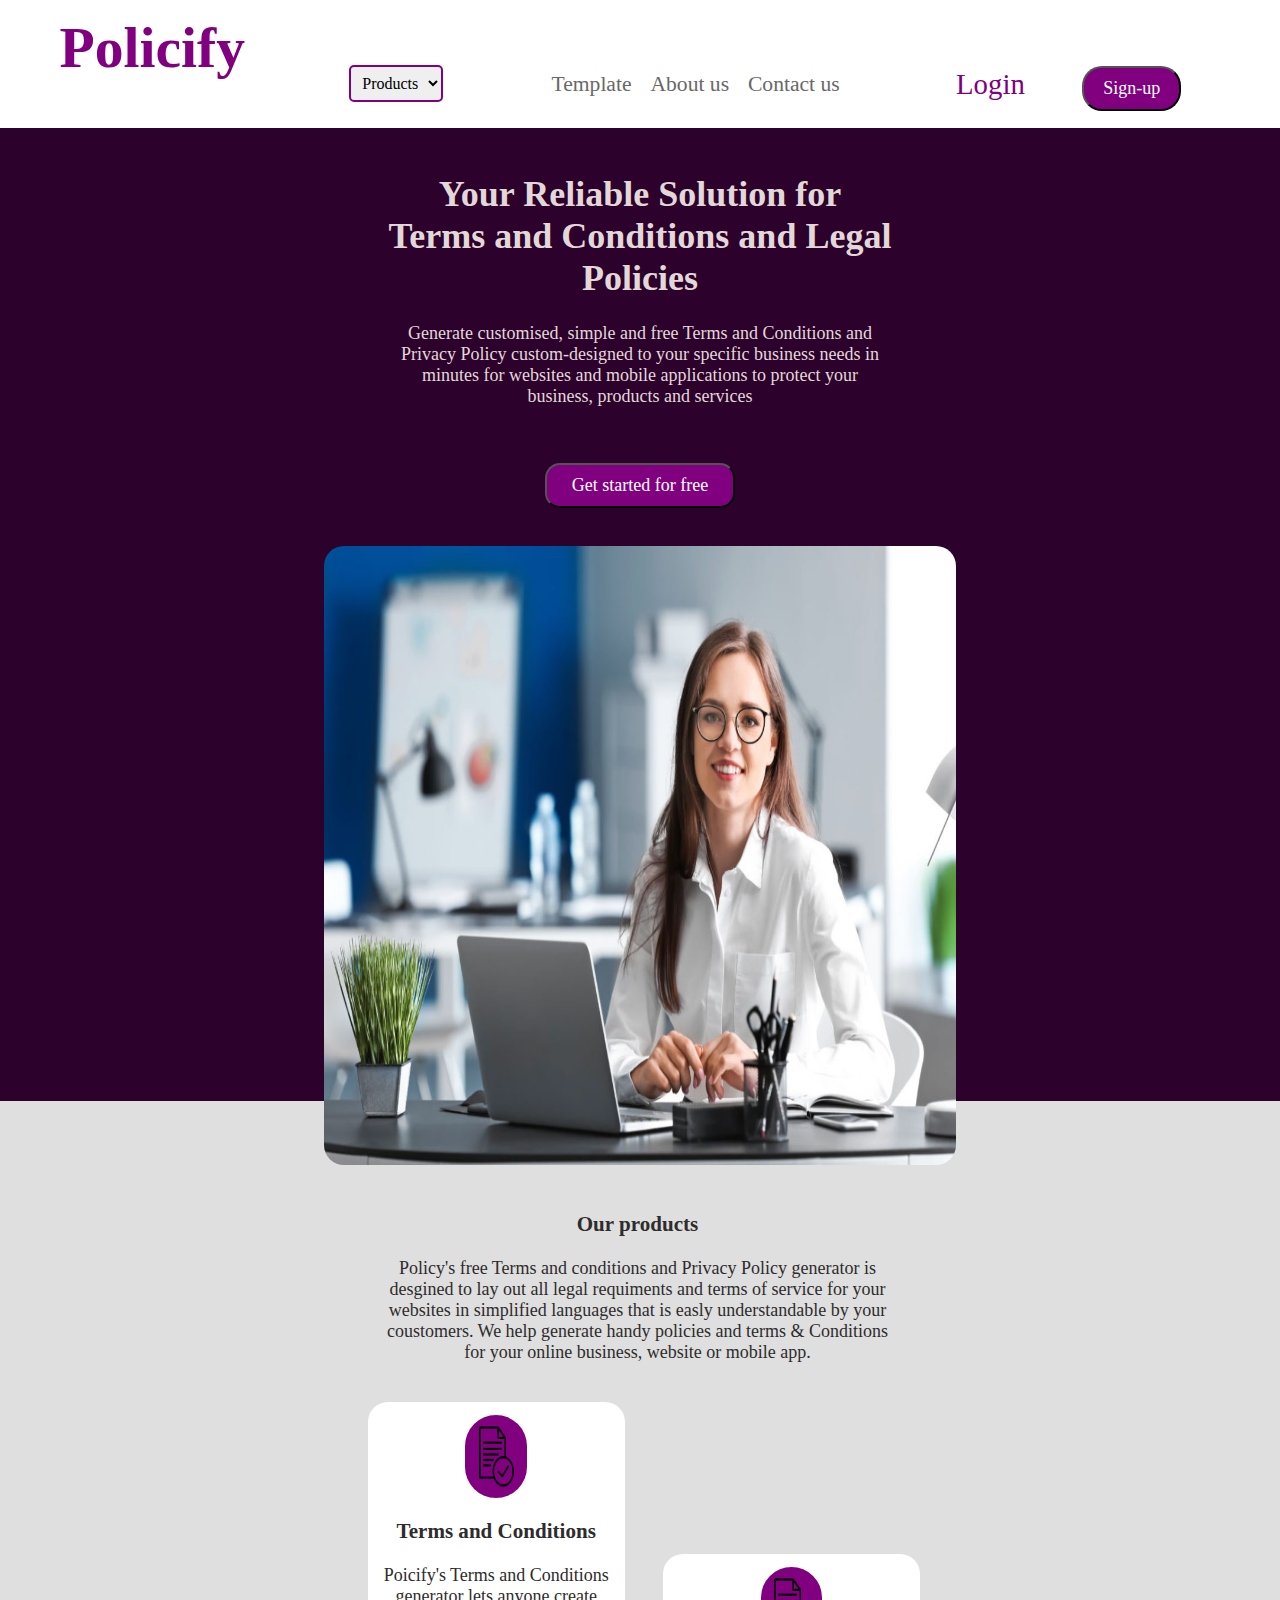
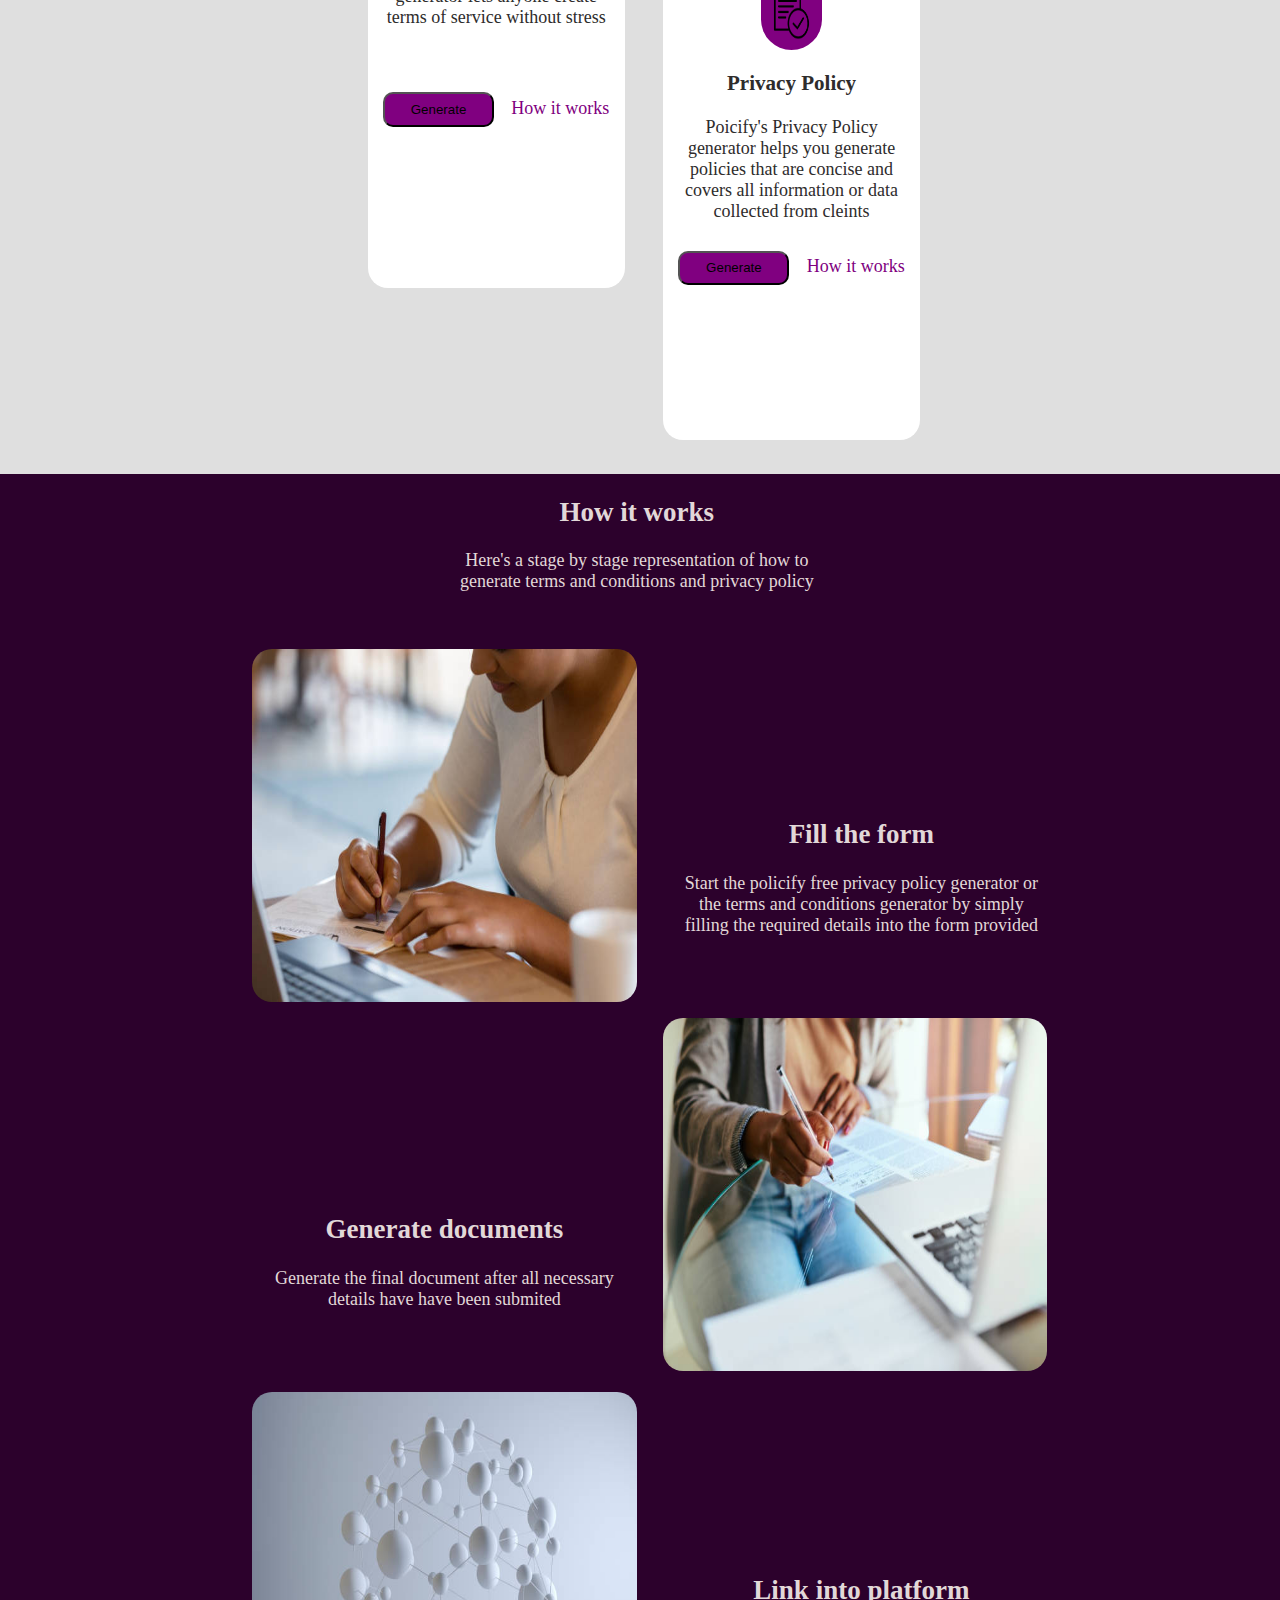
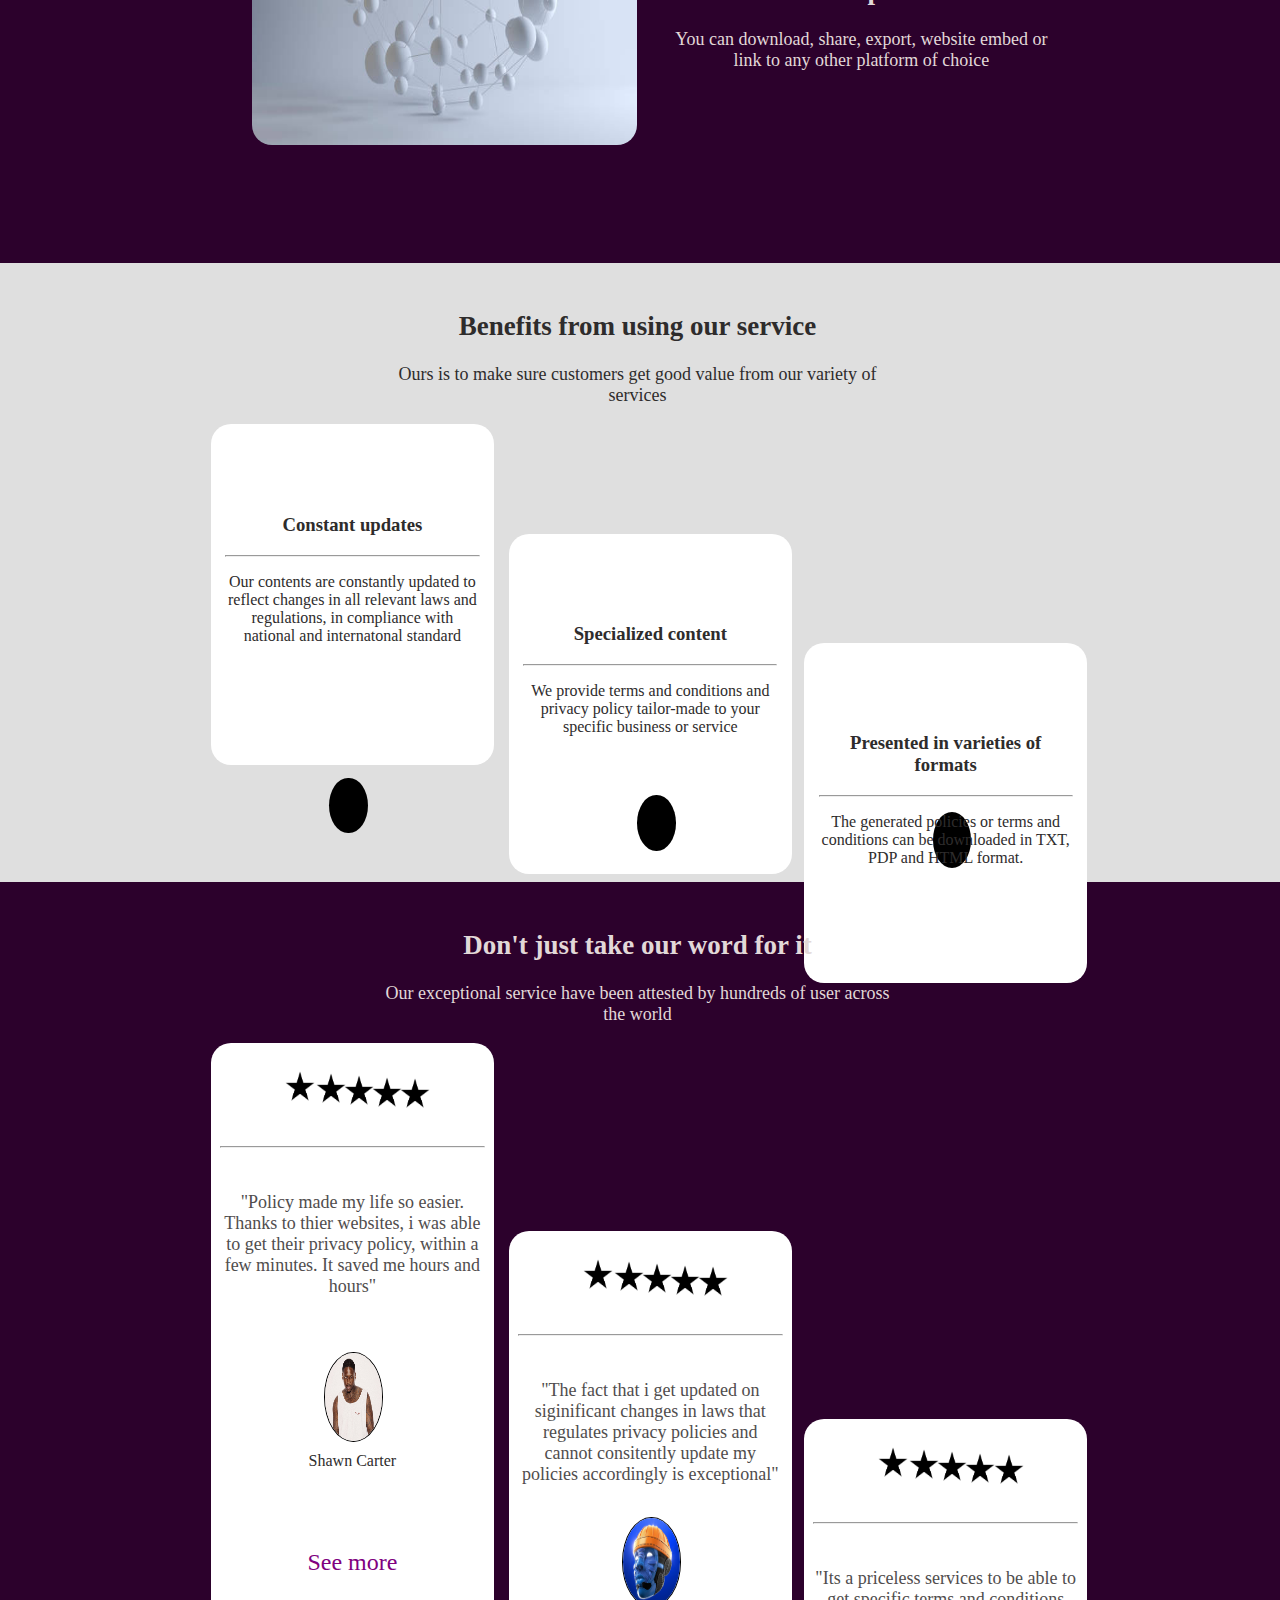
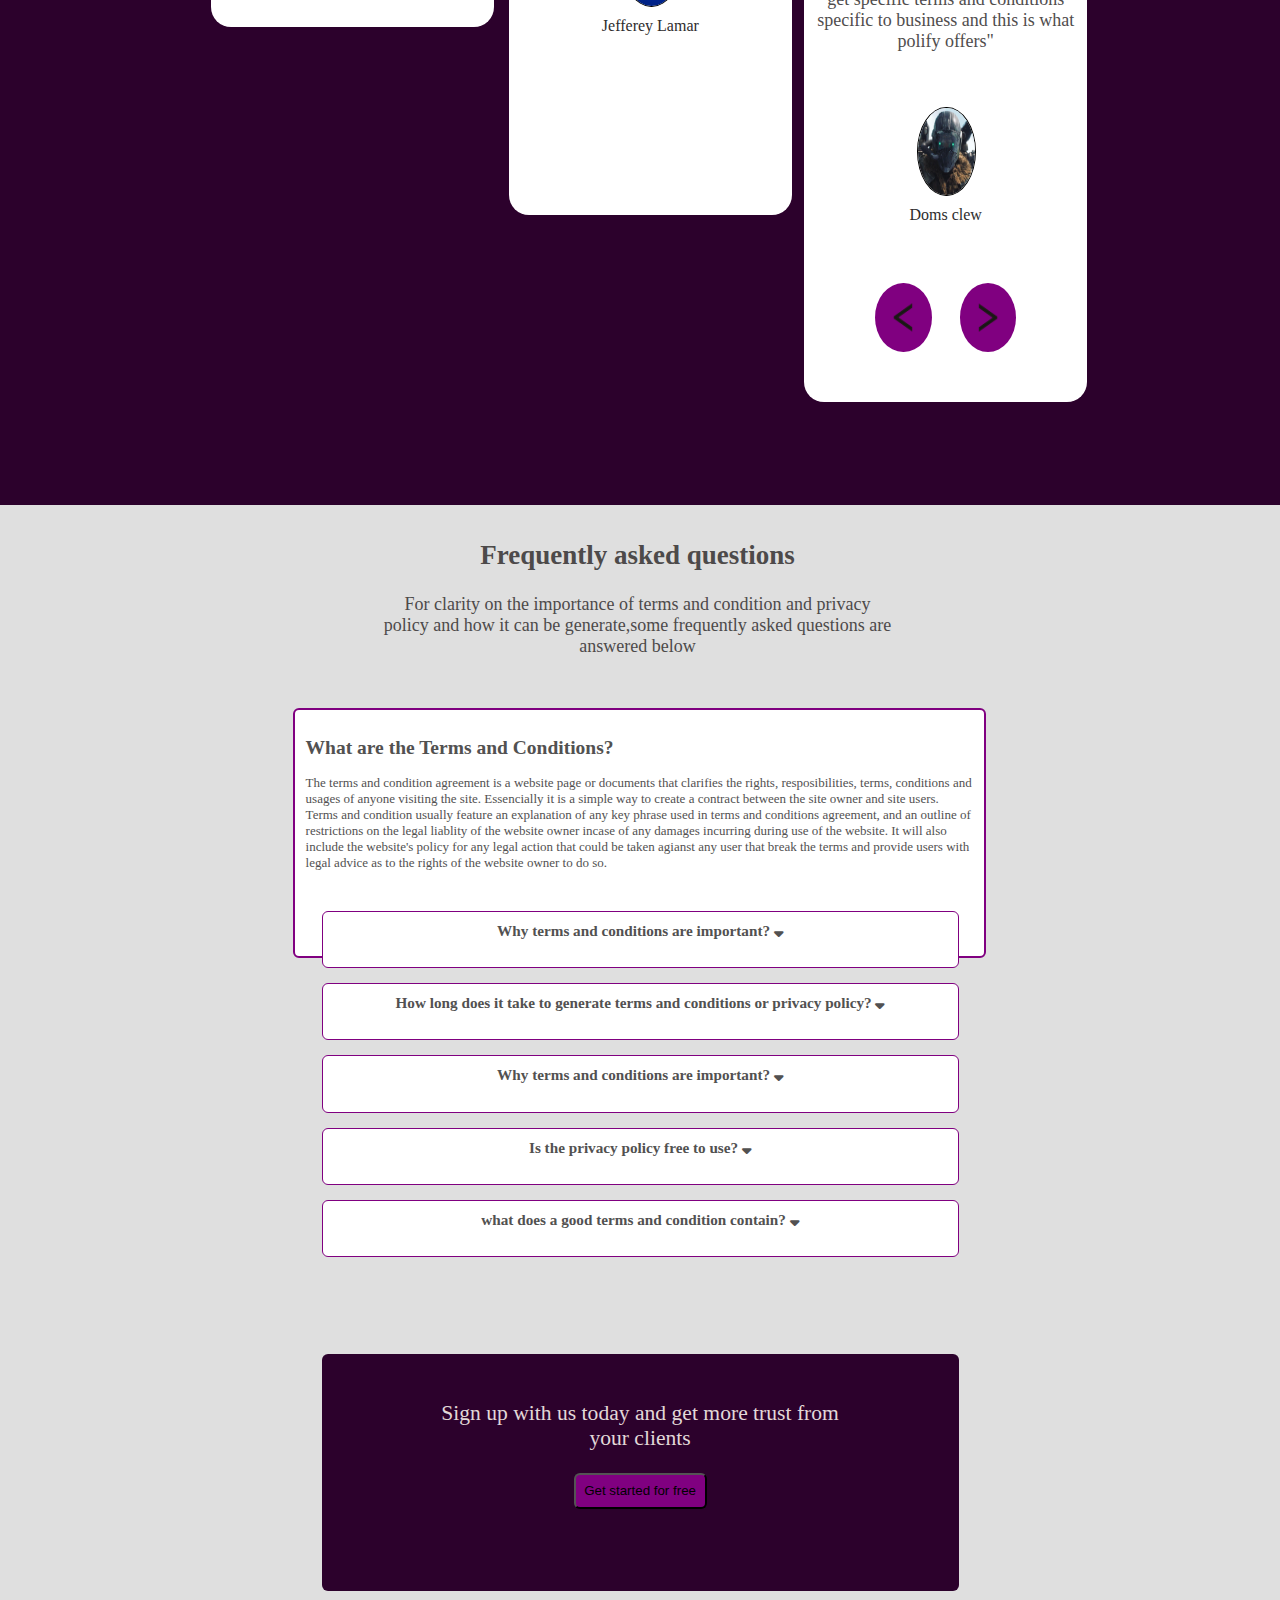
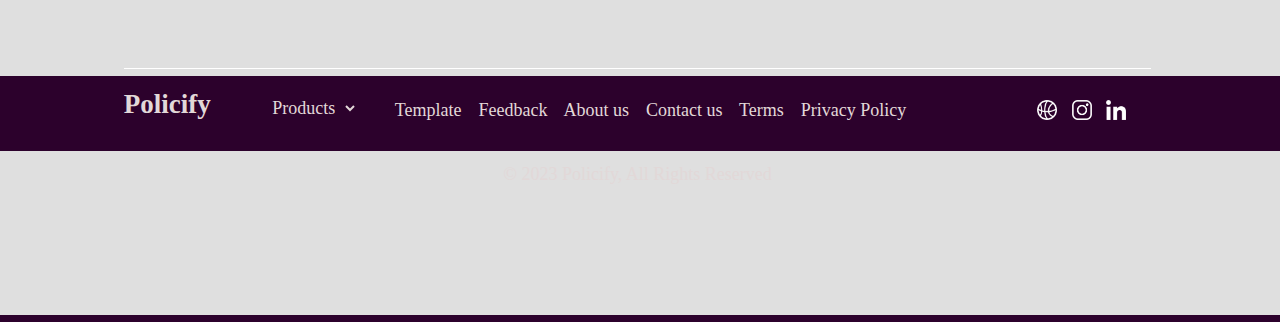
<file: index.html>
<html>
    <head>
        <link rel="stylesheet" href="all.min.css">
        <link rel="icon" href="logo.jpg">
        <title>
            Policify
        </title>
    </head>
        <style>
            body {
                background-color: rgb(44, 1, 44);
                font-family: serif;
                font-size: x-large;
            }
            .block {
                background-color: white;
                height: 15%;
                width: 101.6%;
                margin-top: -1%;
                margin-left: -1%;
                font-size: larger;
            }
            #logo {
                font-family: serif;
                color: purple;
                padding-left: 5%;
                padding-top: 1.5%;
            }
            .form {
                margin-left: 27%;
                margin-top: -5%;
                padding: 7px;
                border-radius: 5px;
                border: solid 2px purple;
                font-size: medium;
                font-family: serif;
            }
            .box {
                margin-top: -6.3%;
                margin-left: 43%;
                font-size: large;
            }
            #link {
                font-size: larger;
                text-decoration: none;
                padding-right: 2%;
                color: rgb(105, 104, 104);
            }
            #link:hover {
                color: red;
                transition: 1s;
            }
            .login {
                margin-left: 75%;
                margin-top: -2.3%;
            }
            #login {
                text-decoration: none;
                color: purple;
                font-size: larger;
            }
            #login:hover {
                color: rgb(252, 3, 252);
            }
            .sign-up {
                margin-left: 85%;
                margin-top: -2.8%;
            }
            #sign-up {
                padding: 10px;
                padding-left: 10%;
                padding-right: 10%;
                text-decoration: none;
                border-radius: 20px;
                background-color: purple;
                color: white;
                font-size: large;
                cursor: pointer;
                font-family: serif;
            }
            #sign-up:hover {
                background-color: rgb(252, 3, 252);
                transition: 1s;
            }
            .block1 {
                color: rgb(226, 216, 216);
                text-align: center;
                padding-top: 3%;
                padding-left: 30%;
                padding-right: 30%;
                font-size: large;
            }
            .block2 {
                text-align: center;
                padding-top: 3%;
                color: white;
            }
            #get {
                border-radius: 15px;
                background-color: purple;
                color: white;
                padding: 10px;
                padding-left: 2%;
                padding-right: 2%;
                text-decoration: none;
                font-size: large;
                cursor: pointer;
                font-family: serif;
            }
            #get:hover {
                background-color: rgb(252, 3, 252);
                transition: 1s;
            }
            #receptionist {
                height: 70%;
                width: 50%;
                margin-left: 25%;
                margin-top: 3%;
                border-radius: 20px;
            }
            .block3 {
                background-color: rgb(223, 223, 223);
                height: 110%;
                width: 101.6%;
                margin-left: -1%;
                margin-top: -5%;
                text-align: center;
                font-size: large;
            }
            .block4 {
                color: rgb(46, 44, 44);
                padding-top: 7%;
                padding-left: 30%;
                padding-right: 30%;
            }
            .block5 {
                background-color: white;
                height: 50%;
                width: 20%;
                border-radius: 20px;
                margin-left: 29%;
                margin-top: 3%;
            }
            #ts {
                height: 15%;
                width: 20%;
                background-color: purple;
                margin-top: 5%;
                border-radius: 80px;
                padding: 2%;
            }
            .write {
                padding-left: 5%;
                padding-right: 5%;
                font-size: large;
                color: rgb(46, 44, 44);
            }
            #generate {
                background-color: purple;
                border-radius: 10px;
                padding: 3%;
                padding-left: 10%;
                padding-right: 10%;
                margin-top: 18%;
                margin-right: 40%;
                cursor: pointer;
            }
            #generate:hover {
                background-color: rgb(252, 3, 252);
            }
            #how {
                color: purple;
                text-decoration: none;
                margin-left: -35%;
            }
            #how:hover {
                color: rgb(252, 3, 252);
            }
            .block6 {
                background-color: white;
                height: 50%;
                width: 20%;
                border-radius: 20px;
                margin-left: 52%;
                margin-top: -26%;
            }
            #generate1 {
                background-color: purple;
                border-radius: 10px;
                padding: 3%;
                padding-left: 10%;
                padding-right: 10%;
                margin-top: 4%;
                margin-right: 40%;
                cursor: pointer;
            }
            #generate1:hover {
                background-color: rgb(252, 3, 252);
            }
            .block7 {
                height: 160%;
                width: 101.5%;
                margin-left: -1%;
                margin-top: -2%;
            }
            .block8 {
                text-align: center;
                color: rgb(226, 216, 216);
                padding-left: 35%;
                padding-right: 35%;
                font-size: large;
                padding-top: 2%;
            }
            .block9 {
                height: 25%;
                width: 30%;
                margin-left: 20%;
                border-radius: 20px;
                margin-top: 3%;
            }
            .block10 {
                text-align: center;
                color: rgb(226, 216, 216);
                padding-left: 18%;
                padding-right: 18%;
                font-size: large;
                margin-top: -16%;
                margin-left: 35%;
            }
            .block11 {
                height: 25%;
                width: 30%;
                margin-left: 52%;
                border-radius: 20px;
                margin-top: 5%;
            }
            .block12 {
                text-align: center;
                color: rgb(226, 216, 216);
                padding-left: 50%;
                padding-right: 50%;
                font-size: large;
                margin-top: -14%;
                margin-left: -30%;
            }
            .block13 {
                height: 25%;
                width: 30%;
                margin-left: 20%;
                border-radius: 20px;
                margin-top: 5%;
            }
            .block14 {
                text-align: center;
                color: rgb(226, 216, 216);
                padding-left: 18%;
                padding-right: 18%;
                font-size: large;
                margin-top: -15%;
                margin-left: 35%;
            }
            .block15 {
                background-color: rgb(223, 223, 223);
                height: 70%;
                width: 101.6%;
                margin-left: -1%;
            }
            .block16 {
                text-align: center;
                font-size: large;
                color: rgb(46, 44, 44);
                padding-left: 30%;
                padding-right: 30%;
                padding-top: 2%;
            }
            .block17 {
                background-color: white;
                height: 55%;
                width: 22%;
                border-radius: 20px;
                margin-left: 16.8%;
                margin-top: 1%;
            }
            .block18 {
                background-color: white;
                height: 55%;
                width: 22%;
                border-radius: 20px;
                margin-left: 40%;
                margin-top: -18%;
            }
            .block19 {
                background-color: white;
                height: 55%;
                width: 22%;
                border-radius: 20px;
                margin-left: 63%;
                margin-top: -18%;
            }
            .circle {
                height: 9%;
                width: 3%;
                background-color: black;
                border-radius: 50%;
                margin-left: 26%;
                margin-top: -16%;
            }
            .circle1 {
                height: 9%;
                width: 3%;
                background-color: black;
                border-radius: 50%;
                margin-left: 50%;
                margin-top: -3%;
            }
            .circle2 {
                height: 9%;
                width: 3%;
                background-color: black;
                border-radius: 50%;
                margin-left: 73%;
                margin-top: -3%;
            }
            .block20 {
                text-align: center;
                padding-top: 25%;
                font-size: medium;
                padding-left: 5%;
                padding-right: 5%;
                color: rgb(46, 44, 44);
            }
            .block21 {
                height: 110%;
                width: 101.6%;
                margin-left: -1%;
            }
            .block22 {
                text-align: center;
                font-size: large;
                color: rgb(226, 216, 216);
                padding-left: 30%;
                padding-right: 30%;
                padding-top: 2%;
            }
            .block23 {
                background-color: white;
                height: 60%;
                width: 22%;
                border-radius: 20px;
                margin-left: 16.8%;
                margin-top: 1%;
            }
            .block24 {
                background-color: white;
                height: 60%;
                width: 22%;
                border-radius: 20px;
                margin-left: 40%;
                margin-top: -30.8%;
            }
            .block25 {
                background-color: white;
                height: 60%;
                width: 22%;
                border-radius: 20px;
                margin-left: 63%;
                margin-top: -30.8%;
            }
            .star {
                height: 30px;
                width: 30px;
                margin-left: 26%;
                margin-top: 10%;
            }
            .star1 {
                height: 30px;
                width: 30px;
                margin-left: 37%;
                margin-top: -10%;
            }
            .star2 {
                height: 30px;
                width: 30px;
                margin-left: 47%;
                margin-top: -10%;
            }
            .star3 {
                height: 30px;
                width: 30px;
                margin-left: 57%;
                margin-top: -10%;
            }
            .star4 {
                height: 30px;
                width: 30px;
                margin-left: 67%;
                margin-top: -10%;
            }
            .hrule {
                text-align: center;
                padding-left: 3%;
                padding-right: 3%;
                font-size: large;
                padding-top: 10%;
                color: rgb(80, 77, 77);
            }
            #para {
                padding-top: 10%;
            }
            #picture {
                height: 15%;
                width: 20%;
                border: solid 1px black;
                border-radius: 50%;
                margin-left: 40%;
                margin-top: 13%;
            }
            #picture1 {
                height: 15%;
                width: 20%;
                border: solid 1px black;
                border-radius: 50%;
                margin-left: 40%;
                margin-top: 5%;
            }
            #name {
                text-align: center;
                font-size: medium;
                margin-top: 10px;
                color: rgb(46, 44, 44);
            }
            .see {
                margin-top: 28%;
                text-align: center;
            }
            #see {
                text-decoration: none;
                color: purple;
            }
            #see:hover {
                color: rgb(252, 3, 252);
            }
            #icon {
                height: 7%;
                width: 10%;
                background-color: purple;
                border-radius: 50%;
                padding: 5%;
                margin-top: 15%;
                margin-left: 25%;
            }
            #icon:hover {
                background-color: rgb(252, 3, 252);
            }
            #icon1 {
                height: 7%;
                width: 10%;
                background-color: purple;
                border-radius: 50%;
                padding: 5%;
                margin-top: 15%;
                margin-left: 10%;
            }
            #icon1:hover {
                background-color: rgb(252, 3, 252);
            }
            .block26 {
                background-color: rgb(223, 223, 223);
                height: 145%;
                width: 100%;
                margin-top: 8%;
                text-align: center;
                font-size: large;
            }
            .ht {
                color: rgb(77, 74, 74);
                padding-top: 1%;
                padding-left: 30%;
                padding-right: 30%;
            }
            .block27 {
                height: 16%;
                width: 130%;
                border-radius: 6px;
                border: solid 2px purple;
                color: rgb(46, 44, 44);
                padding: 2%;
                background-color: white;
                font-size: small;
                padding-left: 2%;
                padding-right: 2%;
                color: rgb(82, 81, 81);
                margin-left: -17%;
                margin-top: 10%;
                text-align: left;
            }
            .block28 {
                height: 20%;
                width: 95%;
                margin-left: 2.5%;
                margin-top: 6%;
                border-radius: 6px;
                border: solid 1px purple;
                background-color: white;
                text-align: center;
                padding-top: 10px;
            }
            .block29 {
                height: 20%;
                width: 95%;
                margin-left: 2.5%;
                margin-top: 1%;
                border-radius: 6px;
                border: solid 1px purple;
                background-color: white;
                text-align: center;
                padding-top: 10px;
            }
            .block30 {
                height: 15%;
                width: 84%;
                margin-left: -11.5%;
                margin-top: 77%;
                border-radius: 6px;
                background-color: rgb(44, 1, 44);
                color: rgb(226, 216, 216);
                padding-top: 5%;
                padding-left: 20%;
                padding-right: 20%;
                font-size: larger;
            }
            #bn {
                border-radius: 6px;
                padding: 2%;
                background-color: purple;
                cursor: pointer;
            }
            #bn:hover {
                background-color: rgb(252, 3, 252);
            }
            .block31 {
                background-color: rgb(44, 1, 44)e;
                height: 18%;
                width: 100%;
                margin-top: 1%;
            }
            .block32 {
                height: 1px;
                width: 80%;
                text-align: start;
                background-color: white;
                margin-left: 10%;
                margin-top: 6%;
            }
            #foot {
                padding-top: 2%;
                color: rgb(226, 216, 216);
                font-family: serif;
            }
            .form1 {
                margin-left: -23%;
                margin-top: 7px;
                padding: 7px;
                font-size: large;
                background-color: rgb(44, 1, 44);
                border: none;
                color: rgb(226, 216, 216);
                font-family: serif;
            }
            #link1 {
                text-decoration: none;
                padding-right: 1%;
                color: rgb(226, 216, 216);
                font-family: serif;
            }
            #link1:hover {
                color: rgb(252, 3, 252);
                transition: 1s;
            }
            .lin {
                margin-left: 3%;
                margin-top: -4%;
            }
            .ic {
                margin-left: 70%;
                margin-top: -1.6%;
            }
            #ic {
                height: 20px;
                width: 20px;
                padding-right: 10px;
            }
            .copyright {
                color: rgb(226, 216, 216);
                font-family: serif;
                margin-top: 3%;
            }
        </style>
    <body>
        <nav>
        <div class="block">
            <h1 id="logo">Policify</h1>
        </div>
        <div>
            <form action="index.html">
                <select class="form" name="products">
                    <option value="products">Products</option>
                    <option value="cars">Cars</option>
                    <option value="laptops">Laptops</option>
                    <option value="phones">Phones</option>
                    <option value="houses">Houses</option>
                </select>
            </form>
        </div>
        <div class="box">
            <a id="link" href="index.html">Template</a>
            <a id="link" href="index.html">About us</a>
            <a id="link" href="index.html">Contact us</a>
        </div>
        <div class="login">
            <a id="login" href="login.html">Login</a>
        </div>
        <div class="sign-up">
            <a href="sign-up.html"><button id="sign-up">Sign-up</button></a>
        </div>
        </nav>  
        <div class="block1">
            <h1>Your Reliable Solution for Terms and Conditions and Legal Policies</h1>
            <p>Generate customised, simple and free Terms and Conditions and Privacy Policy custom-designed to your specific business needs in minutes for websites and mobile applications to protect your business, products and services</p>
        </div>
        <div class="block2">
            <a href="index.html"><button id="get">Get started for free</button></a>
        </div>
        <div>
            <img id="receptionist" src="receptionist.jpg" alt="image">
        </div>
        <div class="block3">
        <div class="block4">
            <h3>Our products</h3>
            <p>Policy's free Terms and conditions and Privacy Policy generator is desgined to lay out all legal requiments and terms of service for your websites in simplified languages that is easly understandable by your coustomers. We help generate handy policies and terms & Conditions for your online business, website or mobile app.</p>
        </div>
        <div class="block5">
            <div>
                <img id="ts" src="terms.png" alt="icon">
            </div>
            <div class="write">
                <h3>Terms and Conditions</h3>
                <p>Poicify's Terms and Conditions generator lets anyone create terms of service without stress</p>
            </div>
            <div>
                <a href="index.html"><button id="generate">Generate</button></a>
                <a id="how" href="index.html">How it works</a>
            </div>
        </div>
        <div class="block6">
            <div>
            <img id="ts" src="terms.png" alt="icon">
            </div>
            <div class="write">
            <h3>Privacy Policy</h3>
            <p>Poicify's Privacy Policy generator helps you generate policies that are concise and covers all information or data collected from cleints</p>
            </div>
            <div>
            <a href="index.html"><button id="generate1">Generate</button></a>
            <a id="how" href="index.html">How it works</a>
            </div>
        </div>
        </div>
        <div class="block7">
            <div class="block8">
                <h2>How it works</h2>
                <p>Here's a stage by stage representation of how to generate terms and conditions and privacy policy</p>
            </div>
            <div>
                <img class="block9" src="form1.jpg" alt="image">
            </div>
            <div class="block10">
                <h2>Fill the form</h2>
                <p>Start the policify free privacy policy generator or the terms and conditions generator by simply filling the required details into the form provided</p>
            </div>
            <div>
                <img class="block11" src="form2.jpg" alt="image">
            </div>
            <div class="block12">
                <h2>Generate documents</h2>
                <p>Generate the final document after all necessary details have have been submited</p>
            </div>
            <div>
                <img class="block13" src="link 3.jpg" alt="image">
            </div>
            <div class="block14">
                <h2>Link into platform</h2>
                <p>You can download, share, export, website embed or link to any other platform of choice</p>
            </div>
        </div>
        <div class="block15">
            <div class="block16">
                <h2>Benefits from using our service</h2>
                <p>Ours is to make sure customers get good value from our variety of services</p>
            </div>
            <div class="block17">
                <div class="block20">
                    <h3>Constant updates</h3><hr>
                    <p>Our contents are constantly updated to reflect changes in all relevant laws and regulations, in compliance with national and internatonal standard</p>
                </div>
            </div>
            <div class="block18">
                <div class="block20">
                    <h3>Specialized content</h3><hr>
                    <p>We provide terms and conditions and privacy policy tailor-made to your specific business or service</p>
                </div>
            </div>
            <div class="block19">
                <div class="block20">
                    <h3>Presented in varieties of formats</h3><hr>
                    <p>The generated policies or terms and conditions can be downloaded in TXT, PDP and HTML format.</p>
                </div>
            </div>
            <div class="circle"></div>
            <div class="circle1"></div>
            <div class="circle2"></div>
        </div>
        <div class="block21">
            <div class="block22">
                <h2>Don't just take our word for it</h2>
                <p>Our exceptional service have been attested by hundreds of user across the world</p>
            </div>
            <div class="block23">
                <div><img class="star" src="A_Black_Star.png" alt="black star"></div>
                <div><img class="star1" src="A_Black_Star.png" alt="black star"></div>
                <div><img class="star2" src="A_Black_Star.png" alt="black star"></div>
                <div><img class="star3" src="A_Black_Star.png" alt="black star"></div>
                <div><img class="star4" src="A_Black_Star.png" alt="black star"></div>
                <div class="hrule"><hr>
                <p id="para">"Policy made my life so easier. Thanks to thier websites, i was able to get their privacy policy, within a few minutes. It saved me hours and hours"</p>
                </div>
                <div>
                    <img id="picture" src="customer (4).jpg" alt="picture">
                    <p id="name">Shawn Carter</p>
                </div>
                <div class="see"><a id="see" href="index.html">See more</a></div>
            </div>
            <div class="block24">
                <div><img class="star" src="A_Black_Star.png" alt="black star"></div>
                <div><img class="star1" src="A_Black_Star.png" alt="black star"></div>
                <div><img class="star2" src="A_Black_Star.png" alt="black star"></div>
                <div><img class="star3" src="A_Black_Star.png" alt="black star"></div>
                <div><img class="star4" src="A_Black_Star.png" alt="black star"></div>
                <div class="hrule"><hr>
                <p id="para">"The fact that i get updated on siginificant changes in laws that regulates privacy policies and cannot consitently update my policies accordingly is exceptional"</p>
                </div>
                <div>
                    <img id="picture1" src="customer (1).jpg" alt="picture">
                    <p id="name">Jefferey Lamar</p>
                </div>
            </div>
            <div class="block25">
                <div><img class="star" src="A_Black_Star.png" alt="black star"></div>
                <div><img class="star1" src="A_Black_Star.png" alt="black star"></div>
                <div><img class="star2" src="A_Black_Star.png" alt="black star"></div>
                <div><img class="star3" src="A_Black_Star.png" alt="black star"></div>
                <div><img class="star4" src="A_Black_Star.png" alt="black star"></div>
                <div class="hrule"><hr>
                <p id="para">"Its a priceless services to be able to get specific terms and conditions specific to business and this is what polify offers"</p>
                </div>
            <div>
                <img id="picture" src="customer (3).jpg" alt="picture">
                <p id="name">Doms clew</p>
            </div>
            <div><a href="index.html"><img id="icon" src="left arrow.png" alt="icon"><img id="icon1" src="right arrow.png" alt="icon"></a></div>
        </div>
        <div class="block26">
            <div class="ht">
            <h2>Frequently asked questions</h2>
            <p>For clarity on the importance of terms and condition and privacy policy and how it can be generate,some frequently asked questions are answered below</p>
            <div class="block27">
                <div>
                    <h2>What are the Terms and Conditions?</h2>
                    <p>The terms and condition agreement is a website page or documents that clarifies the rights, resposibilities, terms, conditions and usages of anyone visiting the site. Essencially it is a simple way to create a contract between the site owner and site users. Terms and condition usually feature an explanation of any key phrase used in terms and conditions agreement, and an outline of restrictions on the legal liablity of the website owner incase of any damages incurring during use of the website. It will also include the website's policy for any legal action that could be taken agianst any user that break the terms and provide users with legal advice as to the rights of the website owner to do so.</p>
                </div>
                <div>
                    <h3 class="block28">Why terms and conditions are important? <i class="fa fa-sort-desc" aria-hidden="true"></i></h3>
                </div>
                <div>
                    <h3 class="block29">How long does it take to generate terms and conditions or privacy policy? <i class="fa fa-sort-desc" aria-hidden="true"></i></h3>
                </div>
                <div>
                    <h3 class="block29">Why terms and conditions are important? <i class="fa fa-sort-desc" aria-hidden="true"></i></h3>
                </div>
                <div>
                    <h3 class="block29">Is the privacy policy free to use? <i class="fa fa-sort-desc" aria-hidden="true"></i></h3>
                </div>
                <div>
                    <h3 class="block29">what does a good terms and condition contain? <i class="fa fa-sort-desc" aria-hidden="true"></i></h3>
                </div>
            </div>
            <div class="block30">
                <p>Sign up with us today and get more trust from your clients</p>
                <div><a href="sign-up.html"><button id="bn">Get started for free</button></a></div>
            </div>
        </div>
        <footer class="block31">
            <div class="block32"><h2 id="foot">Policify</h2></div>
            <div class="form1">
                <form action="index.html">
                    <select class="form1" name="products">
                        <option>Products</option>
                        <option>Cars</option>
                        <option>Laptops</option>
                        <option>Phones</option>
                        <option>Houses</option>
                    </select>
                </form>
            </div>
            <div class="lin">
                <a id="link1" href="index.html">Template</a>
                <a id="link1" href="index.html">Feedback</a>
                <a id="link1" href="index.html">About us</a>
                <a id="link1" href="index.html">Contact us</a>
                <a id="link1" href="index.html">Terms</a>
                <a id="link1" href="index.html">Privacy Policy</a>
            </div>
            <div class="ic">
                <a href="https://basketball.com"><img id="ic" src="basketball-xxl.png" alt="icon"></a>
                <a href="https://instagram.com"><img id="ic" src="IG.png" alt="icon"></a>
                <a href="https://linkedin.com"><img id="ic" src="pngimg.com - linkedIn_PNG21 (1).png" alt="icon"></a>
            </div>
            <div class="copyright">&copy; 2023 Policify, All Rights Reserved</div>
        </footer>
    </body>
</html>
</file>
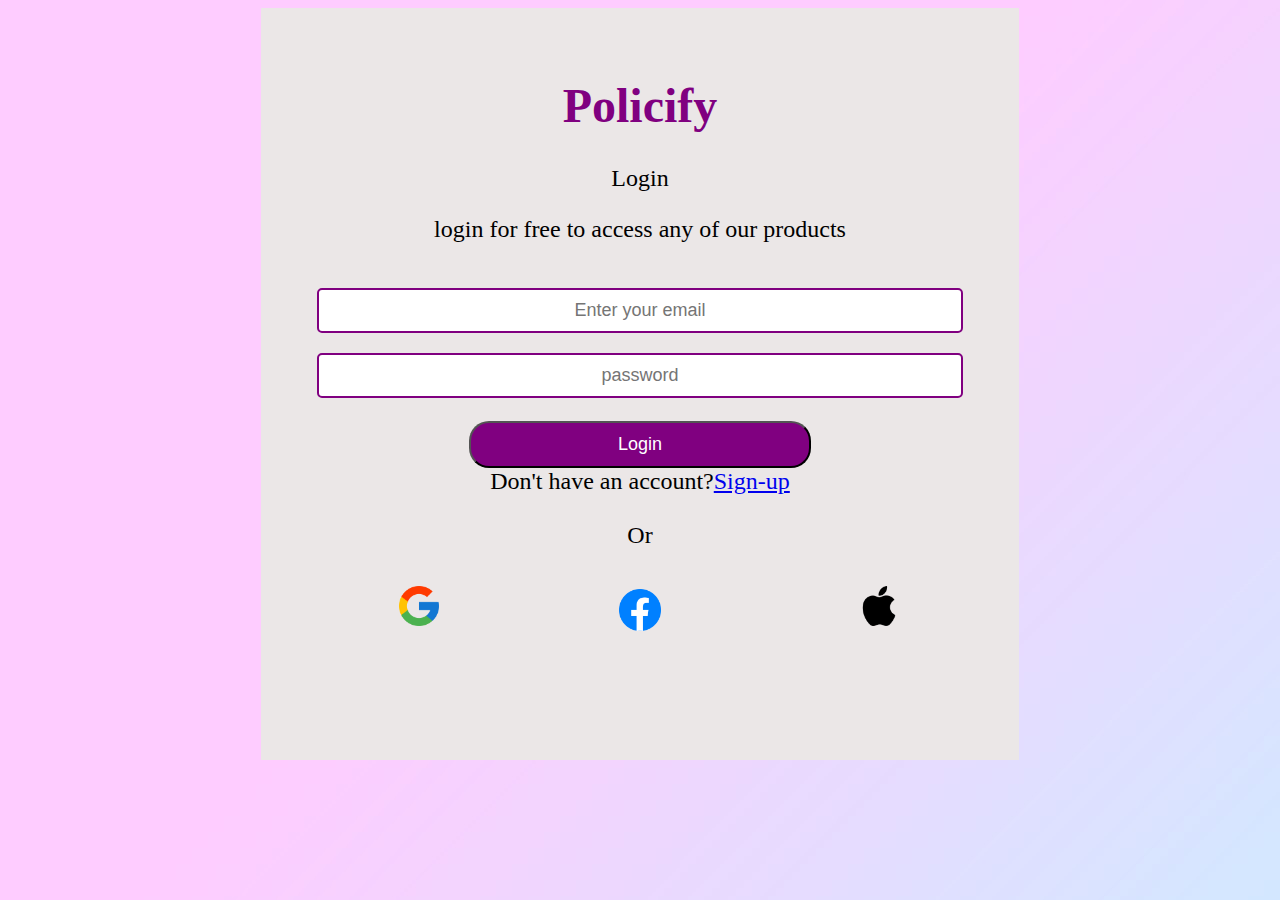
<file: login.html>
<html>
    <head>
        <title>
            Login
        </title>
        <link rel="stylesheet" href="style.css">
        <link rel="icon" href="logo.jpg">
    </head>
    <body>
        <div>
            <h1 id="logo">Policify</h1>
            <p>Login</p>
            <p>login for free to access any of our products</p>
            <form action="login.html">
                <input class="form" title="Enter your email" type="email" placeholder="Enter your email"><br>
                <input class="form" title="Enter your password" type="password" placeholder="password"><br>
            </form>
            <div>
                <a href="index.html"><button class="sign-up" title="Click here to login">Login</button></a><br>
                Don't have an account?<a href="sign-up.html">Sign-up</a><br><br>Or<br>
            </div>
        <div>
            <a href="sign-up.html"><img id="image3" src="google-icon-2048x2048-czn3g8x8.png"></a>
        </div>
            <a href="sign-up.html"><img id="image4" src="facebook-logo-facebook-icon-transparent-free-png.webp"></a>
        </div>
        <div>
            <a href="sign-up.html"><img id="image5" src="154870.png"></a>
        </div>
        </div>
    </body>
</html>
</file>
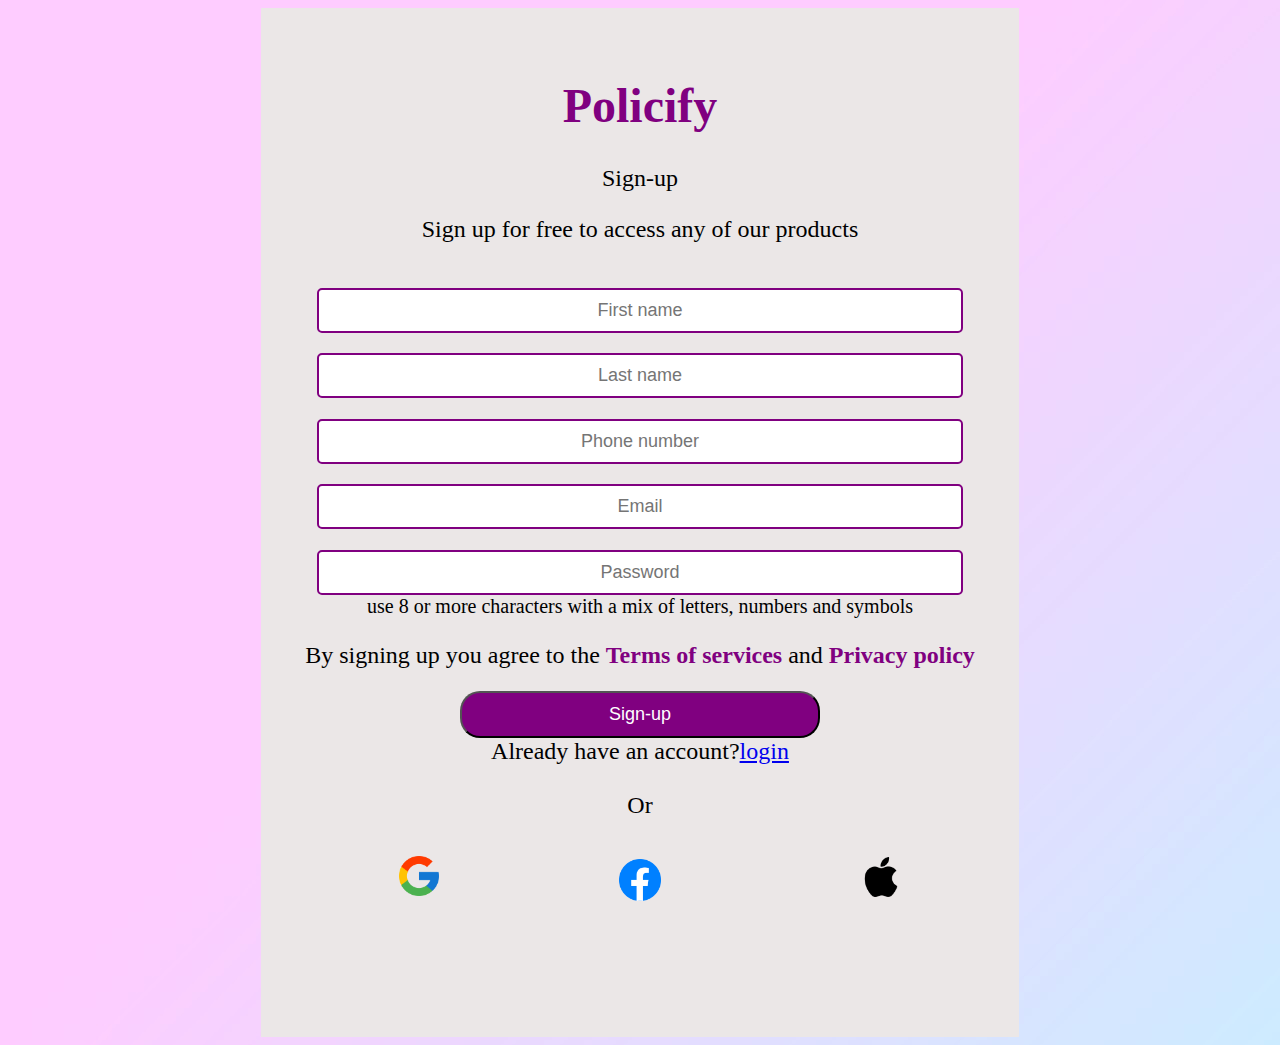
<file: sign-up.html>
<html>
    <head>
        <title>
            Sign-up
        </title>
        <link rel="stylesheet" href="style.css">
        <link rel="icon" href="logo.jpg">
    </head>
    <body>
        <div>
        <h1 id="logo">
            Policify
        </h1>
        <p>
            Sign-up
        </p>
        <p>Sign up for free to access any of our products</p>
        <form action="sign-up.html">
        <input title="Enter first name" class="form" type="text" placeholder="First name"><br>
        <input title="Enter last name" class="form" type="text" placeholder="Last name"><br>
        <input title="Enter phone number" class="form" type="tel" placeholder="Phone number"><br>
        <input title="Enter email" class="form" type="email" placeholder="Email"><br>
        <input title="Enter password" class="form" type="password" placeholder="Password"><br>
        <small>use 8 or more characters with a mix of letters, numbers and symbols</small>
        </form>
        <p>By signing up you agree to the <strong id="strong">Terms of services</strong> and <strong id="strong">Privacy policy</strong></p>
        <div>
        <a href="sign-up.html"><button class="sign-up" title="Click here to sign up">Sign-up</button></a><br>
        Already have an account?<a title="Click here to login" href="login.html">login</a><br><br>Or<br>
        </div>
        <div>
        <a href="sign-up.html"><img id="image" src="google-icon-2048x2048-czn3g8x8.png"></a>
        </div>
        <div>
        <a href="sign-up.html"><img id="image1" src="facebook-logo-facebook-icon-transparent-free-png.webp"></a>
        </div>
        <div>
        <a href="sign-up.html"><img id="image2" src="154870.png"></a>
        </div>
        </div>
    </body>
</html>
</file>
<file: style.css>
body{
    background-image: url(gradient-845701.jpg);
    text-align: center;
    font-size: x-large;
    font-family: serif;
}
#logo {
    font-family: serif;
    color: purple;
}
div {
    background-color: rgb(235, 231, 231);
    margin-left: 20%;
    margin-right: 20%;
    padding: 3%;
}
#strong{
    color: purple;
}
.form {
    color: rgb(156, 130, 130);
    text-align: center;
    font-size: large;
    padding: 10px;
    padding-left: 30%;
    padding-right: 30%;
    margin-top: 3%;
    border-radius: 5px;
    border: solid 2px purple;
}
.sign-up {
    padding: 3%;
    padding-left: 40%;
    padding-right: 40%;
    border-radius: 20px;
    background-color: purple;
    color: white;
    font-size: large;
    cursor: pointer;
    margin-top: -6%;
}
.sign-up:hover {
    background-color: rgb(252, 3, 252);
    transition: none;
}
#image {
    margin-top: -1%;
    margin-left: -100%;
    height: 40px;
    width: 40px;
    padding-right: 20%;
}
#image1 {
    margin-top: -25%;
    margin-left: 20%;
    height: 70px;
    width: 70px;
    padding-right: 20%;
}
#image2 {
    margin-top: -33%;
    margin-left: 110%;
    height: 40px;
    width: 40px;
}
#image3 {
    margin-top: -1%;
    margin-left: -100%;
    height: 40px;
    width: 40px;
    padding-right: 20%;
}
#image4 {
    margin-top: -10.5%;
    margin-left: 20%;
    height: 70px;
    width: 70px;
    padding-right: 20%;
}
#image5 {
    margin-top: -20%;
    margin-left: 70%;
    height: 40px;
    width: 40px;
}
</file>
